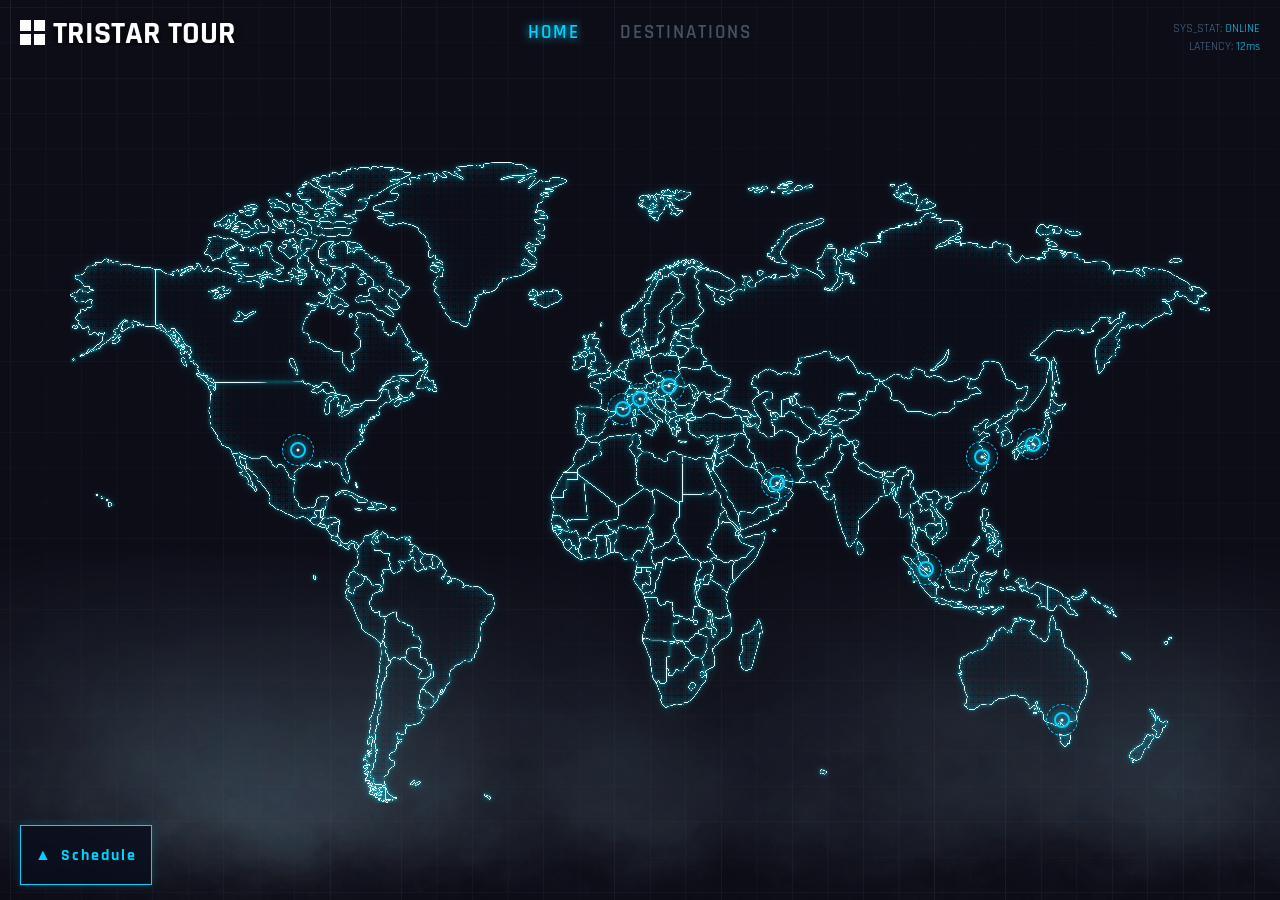
<file: index.html>
<!DOCTYPE html>
<html lang="zh-TW">
<head>
<meta charset="UTF-8">
<meta name="viewport" content="width=device-width, initial-scale=1.0">
<title>F1導航地圖</title>
<link href="https://fonts.googleapis.com/css2?family=Rajdhani:wght@400;600;700;900&display=swap" rel="stylesheet">
<script src="F1list2026.js"></script>

<style>
  :root {
    --race-card-height: 60px;
  }

  a {margin: 0;text-decoration:none;color: #fff;}
  
  body {
    margin: 0; 
    background-color: #0d0d17; 
    font-family: 'Rajdhani', sans-serif; 
    overflow: hidden;
    background-image: url(/img/bg01.png);
    background-position: top left;
    background-size: cover;
  }

  .top-nav { display: flex; justify-content: center; gap: 40px; padding: 20px 0; font-size: 1.2rem; font-weight: 600; letter-spacing: 2px; z-index: 10; position: relative; }
  .nav-item { color: #445363; cursor: pointer; transition: 0.3s; }
  .nav-item:hover, .nav-item.active { color: #00d2ff; text-shadow: 0 0 8px #00d2ff; }

  .telemetry { position: absolute; font-size: 0.75rem; color: #4a6b8c; line-height: 1.5; z-index: 5; pointer-events: none; }
  .telemetry span { color: #00d2ff; }
  .top-right { top: 20px; right: 20px; text-align: right; }

  /* ==========================================
     3D 空間與圖層設定
  ========================================== */
  .map-container {
    width: 100vw; height: calc(100vh - 65px);
    display: flex; justify-content: center; align-items: center;
    position: relative;
    perspective: 1200px; /* 攝影機透視深度 */
    overflow: hidden
  }

  .map-wrapper {
    position: relative; 
    width: 90%; max-width: 1140px; aspect-ratio: 16 / 9;
    transform-style: preserve-3d;
    transition: transform 1s cubic-bezier(0.25, 1, 0.5, 1);
  }

  /* 粒子層： Z = 5px，創造「螢幕內部」的微距景深，偏移量極小 */
  #particleCanvas {
    width: 100%; height: 100%; display: block;
    position: absolute; top: 0; left: 0;
    transform: translateZ(-5px);
    pointer-events:none;
  }

  #logo-ani{
    display: flex;
    position: fixed;
    top: 20px;
    left: 20px;
    width: 250px;
    height: 25px;
    z-index: 20;
    cursor: pointer;
    transition: 0.3s;
  }

  #logo-ani-poly{
    position: relative;
    height: 25px;
    width: 25px;
    flex-grow: 0;
    z-index: 10;

    & span:nth-child(1){
      display: block;
      position: absolute;
      width: 11px;
      height: 11px;
      left: 0;
      top: 0;
      background-color: #fff;
      transition: 0.66s cubic-bezier(0.07, 0.48, 0.52, 1.0);
    }

    & span:nth-child(2){
      display: block;
      position: absolute;
      width: 11px;
      height: 11px;
      right: 0;
      top: 0;
      background-color: #fff;
      transition: 0.66s cubic-bezier(0.07, 0.48, 0.52, 1.0);
    }

    & span:nth-child(3){
      display: block;
      position: absolute;
      width: 11px;
      height: 11px;
      right: 0;
      bottom: 0;
      background-color: #fff;
      transition: 0.66s cubic-bezier(0.07, 0.48, 0.52, 1.0);
    }

    & span:nth-child(4){
      display: block;
      position: absolute;
      width: 11px;
      height: 11px;
      left: 0;
      bottom: 0;
      background-color: #fff;
      transition: 0.66s cubic-bezier(0.07, 0.48, 0.52, 1.0);
    }

  }

  #logo-ani-name{
    height: 100%;
    position: relative;
    line-height: 1rem;
    color: #fff;
    flex-grow: 1;
    overflow: clip;
    margin-left: 0.5rem;
    z-index: 20;

    & h3:nth-child(1){
      position: absolute;
      top: 50%;
      transform: translateY(-45%);
      margin: 0;
      transition: 0.66s cubic-bezier(0.07, 0.48, 0.52, 1.04);
      font-size: 2rem;
      filter: drop-shadow(0px 2px 4px #000);
    }
    & h3:nth-child(2){
      position: absolute;
      top: 150%;
      left: 5%;
      transform: translateY(-40%);
      margin: 0;
      transition: 0.66s cubic-bezier(0.07, 0.48, 0.52, 1.04);
      font-size: 1.5rem;
      font-weight: 700;
      opacity: 0;
    }
  }

  /*LOGO動畫*/
  #logo-ani:hover  {

    & #logo-ani-name h3:nth-child(1) { top: -150%; }
    & #logo-ani-name h3:nth-child(2) { top: 50%; opacity: 1;}

    & #logo-ani-poly span{
      /*border-radius: 2rem;*/
      
    }

    & #logo-ani-poly span:nth-child(1){
      top: 0;
      left: 100%;
      width: 200px;
      height: 120%;
      background-color: #f09000;
    }

    & #logo-ani-poly span:nth-child(2){
      top: -20%;
      right: 5px;
      height: 10px;
      width: 10px;
      background-color: #fff;
    }

    & #logo-ani-poly span:nth-child(3){
      bottom: -5px;
      right: -5px;
      height: 10px;
      width: 10px;
      background-color: #fff;
    }

    & #logo-ani-poly span:nth-child(4){
      bottom: 0;
      left: 100%;
      width: 200px;
      height: 120%;
      background-color: #f09000;
    }
  }

  

  /* MAP線條層 */
  #baseMapCanvas {
    width: 100%; height: 100%; display: block;
    position: absolute; top: 0; left: 0;
    transform: translateZ(0);
    opacity: 1; /* 稍微透明一點，增加層次感 */
    pointer-events:none;
  }

  /* ==========================================
     MAP標記點：分層雷達鎖定 (核心正向，外圈貼地)
  ========================================== */
  
  /* 1. 容器本身：不翻轉，負責定位並貼齊地圖平面 */
  .race-pin {
    position: absolute; 
    width: 16px; 
    height: 16px;
    transform: translate(-50%, -50%); 
    cursor: pointer; 
    z-index: 20; 
    transform-style: preserve-3d;
  }

  .race-pin.active{
    z-index: 21;
  }

  /* 2. 外圍虛線雷達圈 */
  .pin-radar {
    position: absolute;
    top: -8px; left: -8px; right: -8px; bottom: -8px;
    border: 1px dashed #00d2ff; 
    border-radius: 50%;
    animation: radarScan 6s linear infinite;
    pointer-events: none;
  }

  /* 3. 正向層：實心藍框*/
  .pin-core {
    position: absolute;
    top: 0; left: 0;
    width: 100%; height: 100%;
    border: 2px solid #00d2ff; 
    border-radius: 50%;
    box-sizing: border-box;
    transform: rotateX(0deg); /* 預設為平視 */
    box-shadow: 0 0 10px rgba(0, 210, 255, 0.6), inset 0 0 8px rgba(0, 210, 255, 0.4);
    transition: transform 0.3s cubic-bezier(0.25, 1, 0.5, 1), border-color 0.3s, box-shadow 0.3s;
  }

  /* 核心中心白點 */
  .pin-core::before {
    content: '';
    position: absolute;
    top: 50%; left: 50%;
    transform: translate(-50%, -50%);
    width: 3px; height: 3px;
    background-color: #fff;
    border-radius: 50%;
    box-shadow: 0 0 8px #fff;
  }

  .race-pin:hover .pin-core {
    border-color: #ffe508;
    box-shadow: 0 0 15px rgba(255, 229, 8, 0.8), inset 0 0 10px rgba(255, 229, 8, 0.6);
  }
  .race-pin:hover .pin-radar {
    border-color: #ffe508;
    animation-duration: 4s; /* 點擊後掃描加快 */
  }

  /* 點擊後的 Active 狀態：變成醒目的黃色 */
  .race-pin.active .pin-core {
    border-color: #ffe508;
    box-shadow: 0 0 15px rgba(255, 229, 8, 0.8), inset 0 0 10px rgba(255, 229, 8, 0.6);
  }
  .race-pin.active .pin-radar {
    border-color: #ffe508;
    animation-duration: 4s; /* 點擊後掃描加快 */
  }

  /* 專屬雷達掃描動畫 */
  @keyframes radarScan {
    0% { transform: rotateZ(0deg) scale(0.7); opacity: 0.8; }
    50% { transform: rotateZ(180deg) scale(0.7); opacity: 0.3; }
    100% { transform: rotateZ(360deg) scale(0.7); opacity: 0.8; }
  }

  /*MAP游標懸浮標籤*/
  .pin-label {
    position: absolute; 
    bottom: 20px; 
    left: 50%; 
    transform: translate(-50%, 0px) rotateX(0deg);
    transform-origin: bottom center; 
    
    background: rgba(12, 18, 28, 0.95);
    /* 底層微弱的靜態邊框 */
    box-shadow: inset 0 0 0 1px rgb(178 253 255 / 30%);
    color: #fff; font-size: 0.85rem; font-weight: 700; letter-spacing: 1px;
    padding: 6px 18px; white-space: nowrap;
    opacity: 0; 
    pointer-events: none; 
    z-index: 1;

    transition: all 0.2s cubic-bezier(0.25, 1, 0.5, 1);
  }

  .pin-label::before,.pin-label::after {
    content: ''; 
    position: absolute;
    /* inset: 讓動態線條稍微擴張，包在原本的按鈕外圍 */
    inset: 0px;
    z-index: -1;
    
    /* 設定動態線條的顏色與粗細 (2px) */
    box-shadow: inset 0 0 0 1px #00ffff;
    animation: clipBorder 4s linear infinite;
  }

  /* 讓第二條線延遲一半的動畫時間，形成對角對稱追逐 */
  .pin-label::before {
    animation-delay: -2s;
  }



  @keyframes clipBorder {
    0%, 100% { clip-path: inset(0 0 calc(100% - 2px) 0); } /* 上邊線 */
    25%      { clip-path: inset(0 calc(100% - 2px) 0 0); } /* 左邊線 */
    50%      { clip-path: inset(calc(100% - 2px) 0 0 0); } /* 下邊線 */
    75%      { clip-path: inset(0 0 0 calc(100% - 2px)); } /* 右邊線 */
  }
  
  .race-pin:hover .pin-label {
    opacity: 1; 
    bottom: 28px; 
    text-shadow: 0 0 5px #00ffff;
  }

  .race-pin.active .pin-label {
    opacity: 1; 
    bottom: 28px; 
    background: rgba(0, 0, 0, 0.90);
  }

  @keyframes pulse {
    0% { width: 13px; height: 13px; opacity: 1; }
    100% { width: 49px; height: 49px; opacity: 0; }
  }

  .race-pin.active .tooltip { opacity: 1; bottom: 35px; pointer-events: auto; }
  .race-pin.dimmed { opacity: 0.3; }

  /* ==========================================
     粒子煙霧畫布
    ========================================== */
  #fogCanvas {
    position: absolute;
    bottom: 0; left: 0;
    width: 100%; 
    height: 40vh; /* 佔據螢幕底部 40% 的空間 */
    pointer-events: none; /* 絕對不能擋住滑鼠點擊 */
    z-index: -5;
    
    /* 遮罩：讓畫布頂部的邊緣自然淡出 */
    -webkit-mask-image: linear-gradient(to top, rgba(0,0,0,1) 20%, rgba(0,0,0,0) 100%);
    mask-image: linear-gradient(to top, rgba(0,0,0,1) 20%, rgba(0,0,0,0) 100%);
  }

  /* ==========================================
     面板反轉修正
  ========================================== */
  .tooltip {
    position: absolute; bottom: 25px; left: 50%; 
    /* 保持面板立起迎向鏡頭 */
    transform: translateX(-50%) rotateX(-45deg);
    transform-origin: bottom center;
    width: 280px; background: rgba(12, 18, 28, 0.95);
    border: 1px solid #00d2ff; border-radius: 6px; overflow: hidden;
    opacity: 0; pointer-events: none; transition: all 0.4s cubic-bezier(0.25, 1, 0.5, 1);
    box-shadow: 0 15px 35px rgba(0,0,0,0.8); z-index: 30;
  }

  /* ==========================================
     右側滑入資訊面板 (Side Panel)
  ========================================== */
  .side-panel {
    display: flex; 
    flex-direction: column;
    position: fixed; 
    top: 0; 
    right: -450px; /* 預設藏在畫面右側外面 */
    width: 400px; 
    max-width: 100dvw;
    height: 100dvh;
    z-index: 99; 
    transition: right 0.6s cubic-bezier(0.25, 1, 0.5, 1);
  }

  .side-panel::after{
    content: "";
    position: absolute;
    width: 100%;
    height: 100%;
    backdrop-filter: blur(5px);
    background-color: rgb(0 0 0 / 75%);
  }

  /* 當面板被加上 active class 時，滑入畫面 */
  .side-panel.active { right: 0; }

  .side-panel-outbox{
    position: absolute;
    z-index: 99;
    min-height: 100vh;
  }

  .panel-close {
    position: absolute;
    display: flex;
    top: 5px;
    right: 5px;
    width: 35px;
    height: 35px;
    color: #ffffff96;
    font-size: 1.25rem;
    cursor: pointer;
    z-index: 10;
    transition: 0.3s;
    background-color: #5b5b5bbf;
    border-radius: 100%;
    border: 1px solid #929292;
    justify-content: center;
    align-items: center;
  }
  .panel-close:hover { color: #ffffff; background-color: #ffffff4f;}

  .panel-img { 
    width: 100%;
    height: 225px;
    background-size: cover; 
    background-position: center; 
  }
  .panel-content { padding: 20px; }
  .panel-title { 
    font-size: 2.2rem; 
    font-weight: 700; 
    color: #fff;
     margin: 0 0 5px 0; 
     text-shadow: 0 0 8px #00d2ff; 
  }
  .panel-date { 
    font-size: 1.1rem; 
    color: #00ffff; 
    font-weight: 600; 
    margin-bottom: 25px; 
    letter-spacing: 1px; 
  }
  .panel-desc { 
    font-size: 1rem;
    font-weight: normal;
    color: #a0b0c0;
    line-height: 1.6;
    margin-bottom: 30px;
    letter-spacing: 0.2px;
  }
  
  .panel-btn {
    display: flex;
    align-items: center;
    justify-content: center;
    position: relative;
    width: 100%; 
    padding: 15px;  
    border: 1px solid #4d4d4d80;
    color: #697887cf; 
    font-family: 'Rajdhani', sans-serif; 
    font-size: 1.3rem; 
    font-weight: 600;
    cursor: pointer; 
    transition: 0.3s; 
    letter-spacing: 1px;
    border-radius: 3px;
    background-color: transparent;
  }

  .panel-btn:hover {     
    background-color: rgb(93 130 149 / 20%);
    color: #fff;
    letter-spacing: 5px;
  }

  .panel-btn:after {
    content: "";
    position: absolute;
    left: .75rem;
    width: 1rem;
    height: 55%;
    background-color: #00ffff;
    -webkit-clip-path: polygon(0 0, 25% 0, 25% 100%, 0 100%);
    clip-path: polygon(0 0, 25% 0, 25% 100%, 0 100%);
    transition: transform .2s ease, -webkit-clip-path .2s ease;
    transition: clip-path .2s ease, transform .2s ease;
    transition: clip-path .2s ease, transform .2s ease, -webkit-clip-path .2s ease;
  }

  .panel-btn:hover:after {  
    -webkit-clip-path: polygon(0 20%, 100% 50%, 0 80%, 0 80%);
    clip-path: polygon(0 20%, 100% 50%, 0 80%, 0 80%);
    transform: translateX(.575rem);
  }


  .tooltip-img { 
    width: 100%; 
    height: 120px; 
    background-size: cover; 
    background-position: center; 
    border-bottom: 1px solid #1f2d40; 
  }
  .tooltip-content { padding: 15px; text-align: left; }
  .tooltip-title { font-size: 1.4rem; font-weight: 700; color: #fff; margin: 0 0 5px 0; text-shadow: 0 0 5px #00d2ff;}
  .tooltip-date { font-size: 0.95rem; color: #00ffff; font-weight: 600; margin-bottom: 10px; }
  .tooltip-desc { font-size: 0.9rem; color: #a0b0c0; line-height: 1.5; margin: 0; }

  /* ==========================================
     底部滑動抽屜與卡片清單
     ========================================== */
  .bottom-drawer {
    position: fixed;
    bottom: 0;
    left: 50%;
    /* 預設往下藏起來，只露出上面的按鈕高度 */
    transform: translateX(-50%) translateY(calc(100% - 40px)); 
    width: 100%;
    display: flex;
    flex-direction: column;
    align-items: center;
    z-index: 50;
    /* 順暢的滑出動畫 */
    transition: transform 0.4s cubic-bezier(0.25, 1, 0.5, 1);
    padding-bottom: 20px;
  }

  /* 當抽屜打開時的狀態 */
  .bottom-drawer.open {
    transform: translateX(-50%) translateY(0);
  }

  /* 開關按鈕設計 (科技感 HUD 風格) */
  .drawer-toggle-btn {
    background: rgba(10, 15, 30, 0.85);
    border: 1px solid rgba(0, 210, 255, 0.5);
    border-bottom: none;
    border-radius: 10px 10px 0 0;
    color: #00d2ff;
    font-family: 'Rajdhani', sans-serif;
    font-size: 1rem;
    font-weight: 700;
    letter-spacing: 2px;
    padding: 8px 30px;
    cursor: pointer;
    backdrop-filter: blur(5px);
    display: flex;
    align-items: center;
    gap: 10px;
    transition: all 0.3s;
    height: 40px; /* 對應上面隱藏的 40px */
  }
  .drawer-toggle-btn:hover {
    background: rgba(0, 210, 255, 0.2);
    box-shadow: 0 -5px 15px rgba(0, 210, 255, 0.3);
  }
  .drawer-icon {
    font-size: 0.8rem;
    transition: transform 0.3s;
  }
  /* 打開時，箭頭翻轉向下 */
  .bottom-drawer.open .drawer-icon {
    transform: rotate(180deg);
  }

  /* ==========================================
     底部賽事橫向滑動清單
     ========================================== */
  .bottom-expand-menu {
    --visible-count: 4;
    --race-card-gap: 8px;
    position: fixed;
    bottom: 5px;
    left: 20px;
    right: 20px;
    display: flex;
    align-items: center;
    gap: 10px;
    z-index: 50;
  }

  /* 開關按鈕：寬度固定，避免 open 時影響 expand-race-list 可視寬 */
  .expand-toggle-btn {
    flex: 0 0 auto;
    width: auto;
    background: rgba(10, 15, 30, 0.85);
    border: 1px solid rgba(0, 210, 255, 1);
    color: #00d2ff;
    font-family: 'Rajdhani', sans-serif;
    font-size: 1rem;
    font-weight: 700;
    letter-spacing: 2px;
    padding: 0 14px;
    cursor: pointer;
    backdrop-filter: blur(5px);
    display: flex;
    align-items: center;
    justify-content: center;
    gap: 8px;
    height: var(--race-card-height);
    box-shadow: 0 0 10px rgba(0, 210, 255, 0.2);
    white-space: nowrap;
    z-index: 2;
    overflow: hidden;
    transition: background-color 0.3s, box-shadow 0.3s, color 0.3s;
  }

  .expand-toggle-btn:hover {
    background: linear-gradient(to top, rgba(0, 217, 255, 0.3), transparent);
    box-shadow: 0 0 6px rgba(0, 210, 255, 0.5);
  }
  
  /* 開關箭頭動畫 */
  .btn-icon {
    flex: 0 0 auto;
    transition: transform 0.3s cubic-bezier(0.25, 1, 0.5, 1);
  }

  /* 打開時箭頭 */
  .bottom-expand-menu.open .btn-icon {
    transform: scaleY(-1); 
    color: #00e6ff;
  }

  .btn-text {
    transition: opacity 0.2s ease, transform 0.2s ease;
  }

  .bottom-expand-menu.open .btn-text {
    opacity: 0;
    transform: scale(0.92);
    pointer-events: none;
    display: none;
  }

  /* 核心動畫：卡片清單容器 (預設隱藏並縮短寬度) */
  .expand-race-list {
    flex: 1 1 0;
    width: 0;
    min-width: 0;
    visibility: hidden;
    overflow-x: auto;
    overflow-y: hidden;
    scroll-behavior: auto;
    scrollbar-width: none;
    cursor: grab;
    user-select: none;
    overflow-anchor: none;
  }

  /*打開狀態*/
  .bottom-expand-menu.open .expand-race-list {
    width: auto;
    visibility: visible;
  }

  .expand-race-list.is-dragging { cursor: grabbing; }

  .expand-race-list::-webkit-scrollbar { display: none; }

  /* ==========================================
     🌟 底部容器 (防閃爍 + 滑鼠拖曳完整版)
     ========================================== */
  .bottom-race-list {
    position: fixed;
    bottom: 20px;
    left: 50%;
    transform: translateX(-50%);
    width: 95%;          
    max-width: 1200px;   
    display: flex;
    gap: 15px;           
    overflow-x: auto;
    padding: 10px;
    z-index: 50;
    scroll-behavior: smooth;
    -ms-overflow-style: none;  
    scrollbar-width: none;  
    cursor: grab; /* 滑鼠游標變成抓取手勢 */
    
    /* 🚀 核心：關閉瀏覽器的自動滾動錨定，防止無限循環時畫面閃爍跳動 */
    overflow-anchor: none; 
  }
  .bottom-race-list:active {
    cursor: grabbing; 
  }
  .bottom-race-list::-webkit-scrollbar {
    display: none; 
  }

  /* 獨立卡片設計 */
  .race-list-track {
    display: flex;
    gap: var(--race-card-gap);
    width: max-content;
    min-width: max-content;
    padding: 10px 0;
    box-sizing: border-box;
    visibility: hidden;
  }

  .expand-race-list.is-ready .race-list-track {
    visibility: visible;
  }

  .race-list-track > .race-card {
    box-sizing: border-box;
    flex: 0 0 auto;
    width: auto;
    min-width: 0;
    max-width: none;
  }
  
  .race-card {
    height: 53px;
    background-color: #000;
    border: 1px solid rgba(0, 210, 255, 0.3);
    overflow: hidden;
    position: relative;
    cursor: pointer;
    transition: all 0.3s ease;
    display: flex;
    flex-direction: column;
    justify-content: flex-end;
  }
  .race-card,  .race-card.simplified, .race-list-track .race-card.loop-card {
    box-sizing: border-box;
  }

  .race-card-bg {
    position: absolute; top: 0; left: 0; width: 100%; height: 100%;
    background-size: cover; background-position: center;
    opacity: 0.5; transition: opacity 0.3s; z-index: 1;
  }

  .race-card:hover .race-card-bg, .race-card.active .race-card-bg { opacity: 0.8; }
  .race-card-info {
    position: relative;
    z-index: 2;
    padding: 0;
    background: transparent;
    overflow: hidden;
  }
  .race-card-title {
    color: #fff;
    font-size: 0.95rem; /* 稍微縮小文字 */
    font-weight: 700;
    white-space: nowrap;
    overflow: hidden;
    text-overflow: ellipsis;
    text-shadow: 0 2px 4px rgba(0,0,0,0.5);
  }
  .race-card-date { color: #00d2ff; font-size: 0.8rem; font-weight: 600; }

  .race-card.simplified {
    height: var(--race-card-height);    /* 高度拉出空間顯示賽道 */
    background-color: rgba(10, 15, 30, 0.5);
    border: 1px solid rgb(180 180 180 / 30%);
    display: flex;   
    flex-direction: column; /* 改回垂直排列 */
    justify-content: flex-end; /* 文字貼齊底部 */
    position: relative;
    cursor: pointer;
    transition: all 0.3s ease;
    overflow: hidden;
    backdrop-filter: blur(2px);
  }

  /* 卡片預設狀態：稍微往下、透明、縮小一點 */
  .expand-race-list .race-card {
    opacity: 0;
    will-change: opacity, filter, box-shadow;
  }

  .expand-race-list.is-ready .race-card {
    opacity: 1;
    transition:
      opacity 0.28s ease,
      transform 0.28s ease,
      filter 0.28s ease,
      box-shadow 0.28s ease,
      border-color 0.28s ease,
      background-color 0.28s ease;
  }


  /* 賽道圖背景 */
  .race-card.simplified .race-card-bg {
    position: absolute;
    top: 0; left: 0; width: 100%; height: 100%;
    /* 使用 contain 確保賽道圖完整顯示不被切掉 */
    background-size: contain; 
    /* 稍微把圖往上提，留空間給下面的文字 */
    background-position: center 20%; 
    background-repeat: no-repeat;
    opacity: 0.3; /* 設定半透明當作浮水印 */
    transition: all 0.3s ease;
    z-index: 1;
  }
  

  .race-card.simplified:hover .race-card-bg, 
  .race-card.simplified.active .race-card-bg {
    opacity: 0.9;
    transform: scale(1.15); /* 賽道圖微放大 */
    filter: drop-shadow(0 0 5px rgba(0, 210, 255, 0.8)); /* 加上藍色霓虹光暈 */
  }

  .race-card.simplified .race-card-info {
    position: relative;
    z-index: 2;
    padding: 8px 5px;
    /* 底部加入黑色漸層，確保白色字體不受背景圖干擾 */
    background: linear-gradient(to top, rgba(0,0,0,0.9), transparent); 
    text-align: center;
    width: 100%;
    box-sizing: border-box;
  }

  .race-card.simplified .race-card-title {
    color: #fff;
    font-size: 0.95rem;
    font-weight: 700;
    white-space: nowrap;
    overflow: hidden;
    text-overflow: ellipsis;
    text-shadow: 0 2px 4px rgba(0,0,0,1);
  }

  

  /* 卡片整體的懸浮與發光效果 */
  .race-card.simplified:hover, .race-card.simplified.active {
    border-color: #00d2ff;
    box-shadow: 0 0 3px rgba(0, 210, 255, 0.6);
  }

  .race-card.simplified:hover .race-card-info, .race-card.simplified.active .race-card-info{
    background: linear-gradient(to top, rgba(0, 217, 255, 0.3), transparent);
  } 
  

  /* 賽道圖容器 (靠左) */
  .race-card-track-container {
    flex: 0 0 60px;
    height: 100%;
    display: flex;
    align-items: center;
    justify-content: center;
    position: relative;
    z-index: 2;
  }

  /* 賽道圖片 */
  .race-card-track {
    max-width: 100%;
    max-height: 80%;
    object-fit: contain;
    filter: drop-shadow(0 0 5px rgba(0, 210, 255, 0.5)); /* 賽道本身自帶發光 */
    transition: transform 0.3s ease;
  }

  /* 手機版適應 */
@media (max-width: 768px) {
  :root {
    --race-card-height: 96px;
  }

  .bottom-expand-menu {
    left: 0;
    right: 0;
    bottom: 15px;
    padding: 0px;
    box-sizing: border-box;
    align-items: center;
    gap: 0;
  }

  .expand-toggle-btn {
    display: none;
  }

  .expand-race-list {
    width: 100%;
    min-width: 0;
    visibility: visible;
    overflow-x: auto;
    overflow-y: visible;
    padding: 18px 0 24px;
    scroll-snap-type: none;
    overscroll-behavior-x: contain;
    touch-action: pan-x;
    cursor: auto;
    -webkit-overflow-scrolling: touch;
  }

  .race-list-track {
    display: flex;
    align-items: center;
    gap: var(--race-card-gap);
    width: max-content;
    min-width: max-content;
    padding: 8px 0;
    box-sizing: border-box;
    gap: 0;
  }

  .race-list-track > .race-card,
  .race-list-track > .race-card.simplified,
  .race-list-track > .race-card.loop-card {
    flex: 0 0 auto;
    min-width: 0;
    max-width: none;
    box-sizing: border-box;
  }

  .race-card,
  .race-card.simplified {
    height: var(--race-card-height);
    transform-origin: center center;
    transition:
      transform 0.28s ease,
      opacity 0.28s ease,
      filter 0.28s ease,
      box-shadow 0.28s ease,
      border-color 0.28s ease,
      background-color 0.28s ease;
  }

  .race-card.simplified {
    border: 1px solid rgba(180, 180, 180, 0.24);
    background-color: rgba(10, 15, 30, 0.58);
    backdrop-filter: blur(3px);
  }

  .race-card .race-card-bg,
  .race-card.simplified .race-card-bg {
    opacity: 0.52;
    background-size: contain;
    background-position: center 20%;
    background-repeat: no-repeat;
    transition:
      opacity 0.28s ease,
      transform 0.28s ease,
      filter 0.28s ease;
  }

  .race-card .race-card-info,
  .race-card.simplified .race-card-info {
    position: relative;
    z-index: 2;
    padding: 10px 8px;
    background: linear-gradient(to top, rgba(0, 0, 0, 0.88), rgba(0, 0, 0, 0));
    text-align: center;
    box-sizing: border-box;
  }

  .race-card .race-card-title,
  .race-card.simplified .race-card-title {
    font-size: 1rem;
    font-weight: 700;
    line-height: 1.1;
    white-space: nowrap;
    overflow: hidden;
    text-overflow: ellipsis;
  }

  .race-card-date {
    font-size: 0.72rem;
  }

  /* 預設全部先當側卡 */
  .expand-race-list .race-card {
    transform: scale(0.88);
    opacity: 0.38;
    filter: brightness(0.45) saturate(0.7);
    z-index: 1;
  }

  .expand-race-list .race-card .race-card-info {
    background: linear-gradient(to top, rgba(0, 0, 0, 0.78), rgba(0, 0, 0, 0.08));
  }

  /* 中央 active 卡 */
  .expand-race-list .race-card.active,
  .expand-race-list .race-card.preview {
    transform: scale(.98);
    opacity: 1;
    filter: none;
    z-index: 3;
  }

  .expand-race-list .race-card.active .race-card-bg,
  .expand-race-list .race-card.preview .race-card-bg {
    opacity: 0.9;
    transform: scale(1.04);
    filter: drop-shadow(0 0 10px rgba(0, 210, 255, 0.45));
  }

  .expand-race-list .race-card.active .race-card-info,
  .expand-race-list .race-card.preview .race-card-info {
    background: linear-gradient(to top, rgba(0, 210, 255, 0.22), rgba(0, 0, 0, 0.15));
  }

  .race-card-track-container {
    flex: 0 0 45px;
  }

  .race-card-track {
    max-width: 100%;
    max-height: 80%;
  }
}
  

</style>
</head>
<body>

  <nav class="top-nav">
    <div class="nav-item active">HOME</div>
    <div class="nav-item">DESTINATIONS</div>
  </nav>
  <div id="logo-ani" onclick="window.location.href='https://www.tristar.com.tw/'">
    <div id="logo-ani-poly">
      <span></span>
      <span></span>
      <span></span>
      <span></span>
    </div>
    <div id="logo-ani-name">
      <h3>TRISTAR TOUR</h3>
      <h3>福泰旅遊</h3>
    </div>
  </div>
  <div class="telemetry top-right">SYS_STAT: <span>ONLINE</span><br>LATENCY: <span>12ms</span></div>

  <div class="map-container">
    
    <div class="map-wrapper" id="mapWrapper">
      <canvas id="particleCanvas"></canvas>
      <canvas id="baseMapCanvas"></canvas>
    </div>
    <canvas id="fogCanvas"></canvas>
  </div>
  

  <div class="side-panel" id="sidePanel">
    <div class="side-panel-outbox">
      <div class="panel-close" id="panelClose">✖</div>
      <div class="panel-img" id="panelImg"></div>
      <div class="panel-content">
        <h2 class="panel-title" id="panelTitle">TITLE</h2>
        <div class="panel-date" id="panelDate">DATE</div>
        <p class="panel-desc" id="panelDesc">DESC</p>
        <button class="panel-btn">VIEW DETAILS</button>
      </div>
    </div>
  </div>

  <div class="bottom-expand-menu" id="bottomExpandMenu">
    <button class="expand-toggle-btn" id="expandToggleBtn">
      <span class="btn-icon" id="expandBtnIcon">▲</span>
      <span class="btn-text">Schedule</span>
    </button>
    
    <div id="expandRaceList" class="expand-race-list">
      <div class="race-list-track">
        <!-- cards -->
      </div>
    </div>
  </div>

<script type="module" src="main.js"></script>
</body>
</html>
</file>
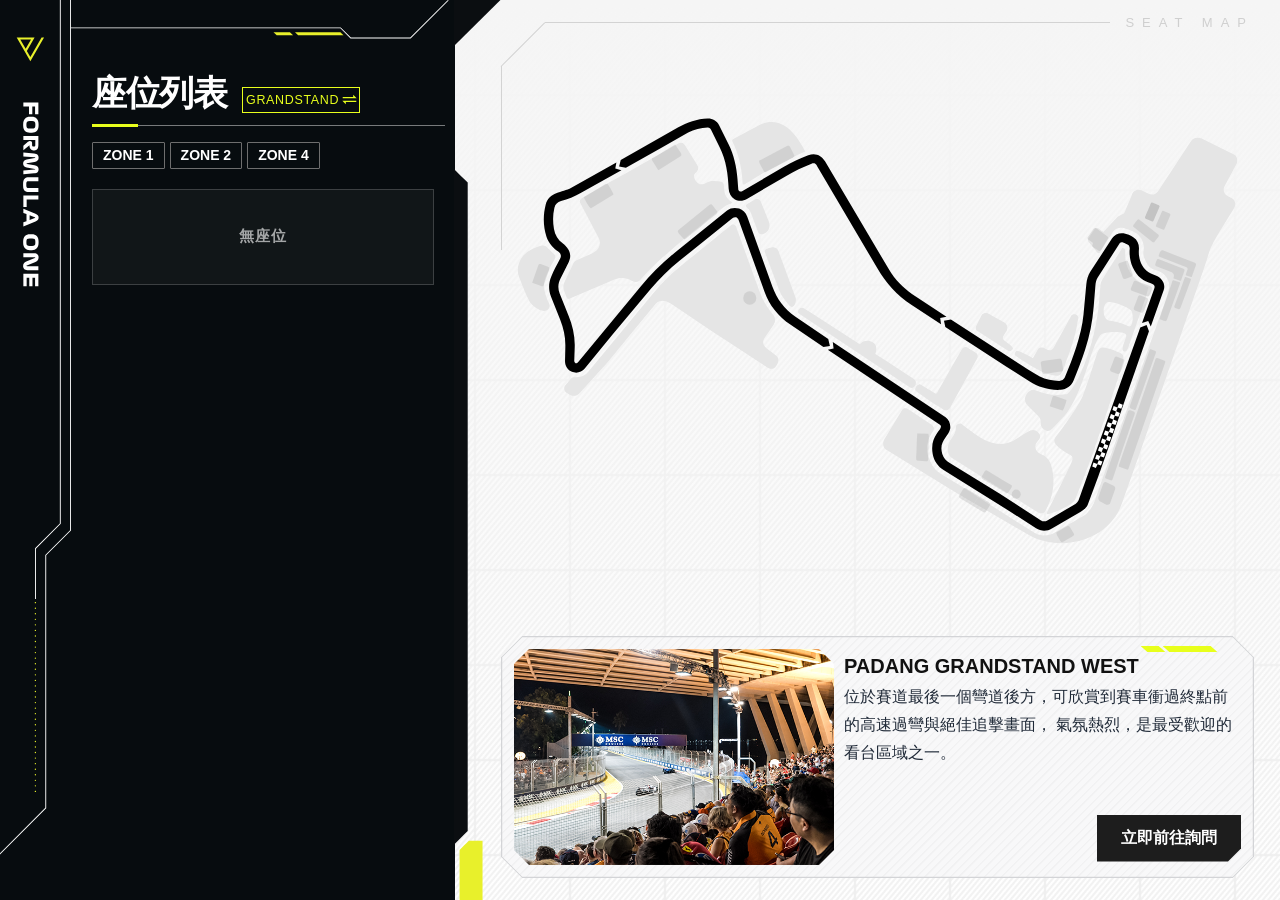
<file: seat-map/index.html>
<!DOCTYPE html>
<html lang="zh-Hant">
<head>
  <meta charset="UTF-8" />
  <meta name="viewport" content="width=device-width, initial-scale=1.0" />
  <title>Singapore F1 Seat Map Layout</title>
  <link rel="stylesheet" href="./css/main.css?var=2026051303" />
  <link rel="stylesheet" href="./css/mobile-map-zoom.css?var=20260512" />
</head>
<body>
  <main class="seat-page">
    <aside class="seat-sidebar">
      <!-- 左側固定圖樣：包含左側 FORMULA ONE 與左側垂直線條 -->
      <img
        class="sidebar-border-left"
        src="./assets/svg/stage-sidebar-border-left.svg"
        alt=""
        aria-hidden="true"
      />

      <!-- 上側固定線框：包含上方白線、右上斜角、黃色短線 -->
      <img class="sidebar-border-top" src="./assets/svg/stage-sidebar-border-top.svg" alt="" aria-hidden="true"/>

      <!-- 內容層：所有文字、按鈕、清單都正常 HTML 排版 -->
      <div class="sidebar-content">
        <header class="seat-heading">
          <div>
            <h1>座位列表 </h1>
            <button class="seat-category-toggle" type="button" data-category="grandstand">
              <span class="category-flip">
                <span class="category-face category-face--front">
                  Grandstand
                  <div class="icon_svg">
                    <img src="./assets/svg/icon_exchange.svg" alt="seat_exchange">
                  </div>
                </span>
                <span class="category-face category-face--back">
                  Hospitality
                  <div class="icon_svg">
                    <img src="./assets/svg/icon_exchange.svg" alt="seat_exchange">
                  </div>
                </span>
              </span>
              
            </button>
          </div>

        </header>

        <nav class="zone-nav" aria-label="Zone 篩選">
          <button class="zone-chip" type="button" data-zone="ZONE 1">ZONE 1</button>
          <button class="zone-chip" type="button" data-zone="ZONE 2">ZONE 2</button>
          <button class="zone-chip" type="button" data-zone="ZONE 3">ZONE 3</button>
          <button class="zone-chip" type="button" data-zone="ZONE 4">ZONE 4</button>
          <button class="zone-chip" type="button" data-zone="PADDOCK ZONE">PADDOCK ZONE</button>
        </nav>

        <section class="seat-list-wrap" aria-label="看台清單">
          <ul class="seat-list">
            <li class="seat-card is-active" style="--zone-color: #d923ff;">
              <div class="seat-card-photo">
                <img src="./assets/images/photo_grandstand.png" alt="" />
              </div>
              <div class="seat-card__content">
                <h2>PADANG GRANDSTAND WEST</h2>
                <span class="zone-badge">ZONE 1</span>
              </div>
            </li>

            <li class="seat-card" style="--zone-color: #d923ff;">
              <div class="seat-card-photo">
                <img src="./assets/images/photo_grandstand.png" alt="" />
              </div>
              <div class="seat-card__content">
                <h2>PADANG GRANDSTAND WEST</h2>
                <span class="zone-badge">ZONE 1</span>
              </div>
            </li>

            <li class="seat-card" style="--zone-color: #ff9f1a;">
              <div class="seat-card-photo">
                <img src="./assets/images/photo_grandstand.png" alt="" />
              </div>
              <div class="seat-card__content">
                <h2>PADANG GRANDSTAND WEST</h2>
                <span class="zone-badge">ZONE 2</span>
              </div>
            </li>

            <li class="seat-card" style="--zone-color: #ff9f1a;">
              <div class="seat-card-photo">
                <img src="./assets/images/photo_grandstand.png" alt="" />
              </div>
              <div class="seat-card__content">
                <h2>PADANG GRANDSTAND WEST</h2>
                <span class="zone-badge">ZONE 2</span>
              </div>
            </li>

            <li class="seat-card" style="--zone-color: #ff2d2d;">
              <div class="seat-card-photo">
                <img src="./assets/images/photo_grandstand.png" alt="" />
              </div>
              <div class="seat-card__content">
                <h2>PADANG GRANDSTAND WEST</h2>
                <span class="zone-badge">ZONE 3</span>
              </div>
            </li>

            <li class="seat-card" style="--zone-color: #2f80ed;">
              <div class="seat-card-photo">
                <img src="./assets/images/photo_grandstand.png" alt="" />
              </div>
              <div class="seat-card__content">
                <h2>PADANG GRANDSTAND WEST</h2>
                <span class="zone-badge">ZONE 4</span>
              </div>
            </li>
          </ul>
        </section>
      </div>
    </aside>

    <!-- 右側地圖區 -->
    <section class="seat-content">
      <section class="map-area">
        <div class="map-frame">
          <span class="map-corner-line map-corner-line--tl"></span>

          <div class="map-head">
            <span class="map-edge map-edge--top"></span>
            <span class="map-label">SEAT MAP</span>
          </div>

          <span class="map-edge map-edge--left"></span>

          <div class="map-svg-wrap">
            <div class="map-svg" data-svg-src="./assets/svg/singapore_f1_map.svg"></div>
          </div>

          <button class="map-help" type="button" aria-label="Help"><img src="./assets/svg/icon_info.svg" alt="info" /></button>
        </div>
      </section>

      <section class="info-bar">
        <div class="info-deco" aria-hidden="true"></div>

        <div class="info-image">
          <img src="./assets/images/photo_grandstand.png" alt="" />
        </div>

        <article class="info-copy">
          <h2>PADANG GRANDSTAND WEST</h2>
          <p>
            位於賽道最後一個彎道後方，可欣賞到賽車衝過終點前的高速過彎與絕佳追擊畫面，
            氣氛熱烈，是最受歡迎的看台區域之一。
          </p>
        </article>

        <div class="info-action">
          <button class="cta-button" type="button" onclick="location.href='https://lin.ee/gRnPXfq/'">立即前往詢問</button>
        </div>
      </section>
    </section>
  </main>

  <script src="./js/seat-list-fade.js"></script>
  <script type="module" src="./js/seat-map-app.js"></script>
  <script type="module" src="./js/seat-map-mobile-zoom.js"></script>
  <!--裝飾線寬度-->
  <script>
    (function () {
      function syncSidebarBorderTopPosition() {
        const sidebar = document.querySelector(".seat-sidebar");
        const leftBorder = document.querySelector(".sidebar-border-left");

        if (!sidebar || !leftBorder) return;
        
        const rect = leftBorder.getBoundingClientRect();
        const width = rect.width;

        if (!width) return;

        sidebar.style.setProperty(
          "--sidebar-border-left-real-w",
          `${width}px`
        );
      }

      window.addEventListener("load", syncSidebarBorderTopPosition);
      window.addEventListener("resize", syncSidebarBorderTopPosition);

      document.addEventListener("DOMContentLoaded", function () {
        syncSidebarBorderTopPosition();

        const leftBorder = document.querySelector(".sidebar-border-left");

        if (leftBorder) {
          leftBorder.addEventListener("load", syncSidebarBorderTopPosition);
        }
      });
    })();
  </script>
</body>
</html>
</file>
<file: seat-map/css/main.css>
/* =========================================================
   Singapore F1 Seat Map Layout
   左側線框改為 border.svg 底圖版
   對應 HTML：seat-map-layout-border-svg-html
   ========================================================= */

:root {
  --sidebar-w: 455px;
  --page-bg: #f4f6f8;
  --dark: #070c0f;
  --line-light: #cfd4db;
  --accent: #e8ff1c;
  --text: #111111;
}

* {
  box-sizing: border-box;
}

*:focus{
  outline: none;
}

html{
  margin: 0;
  background-color: var(--page-bg);
}
body {
  margin: 0;
  font-family: -apple-system, BlinkMacSystemFont, "Segoe UI", Roboto, "Noto Sans TC", sans-serif;
  color: var(--text);
  background: url(../assets/images/background-bg1.png);
  background-size: 95px;
}

button {
  font: inherit;
}

/* =========================
   Page shell
   ========================= */

.seat-page {
  height: 100svh;
  height: 100dvh;
  min-height: 0;
  display: grid;
  position: relative;
  overflow: hidden;
  grid-template-columns: var(--sidebar-w) minmax(0, 1fr);
  background: linear-gradient(0deg, rgb(245 245 245 / 0%), rgb(245 245 245 / 100%));
}

/* =========================
   Left sidebar
   border.svg 已包含： 左側品牌直欄/外框線/黃色短線
========================= */

.seat-sidebar {
  position: relative;
  width: var(--sidebar-w);
  height: 100%;
  background: var(--dark);
  color: #ffffff;
}

.seat-sidebar::after {
  content: "";
  position: absolute;
  top: 0;
  left: calc(100% - 1px);
  height: 100%;
  aspect-ratio: 56 / 1080;
  pointer-events: none;

  background-image: url("../assets/svg/stage-sidebar-decorative.svg");
  background-repeat: no-repeat;
}

.sidebar-border-left {
  position: absolute;
  pointer-events: none;
  z-index: 1;
  display: block;
  top: 0;
  left: 0;
  height: 95%;
  object-position: left top;
}

.sidebar-border-top {
  position: absolute;
  top: 0;
  left: calc(var(--sidebar-border-left-real-w) - 0.5px);
  object-fit: contain;
  object-position: left top;
  pointer-events: none;
  z-index: 1;
}

.sidebar-content {
  position: relative;
  z-index: 2;
  height: 100dvh;
  min-height: 0;
  display: grid;
  grid-template-rows: auto auto 1fr;

  /* 關鍵：避開 border.svg 左側 FORMULA ONE 與外框線 */
  padding: 74px 10px 34px 92px;
}

/* =========================
   Heading
   ========================= */

.seat-heading {
  position: relative;
  padding-bottom: 12px;
  border-bottom: 1px solid rgba(255, 255, 255, 0.45);
  margin-bottom: 1rem;
}

.seat-heading > div{
  display: flex;
  align-items: flex-end;
}

.seat-heading::after {
  content: "";
  position: absolute;
  left: 0;
  bottom: -2px;
  width: 46px;
  height: 3px;
  background: var(--accent);
}

.seat-heading h1 {
  margin: 0;
  font-size: 35px;
  margin-right: 16px;
  line-height: 1.1;
  font-weight: 900;
  letter-spacing: -0.04em;
}

.seat-category-toggle {
  position: relative;
  width: 118px;
  height: 26px;
  padding: 0;
  border: none;
  background: transparent;
  color: #fff;
  cursor: pointer;
  perspective: 800px;
  overflow: hidden;
  transition: 0.3s;

  &:hover {
    background: #aeff511f;
    box-shadow: 0 0 14px -2px #9fff5175, inset 0 0 0 1px #9fff5175;
  }
}

.category-flip {
  position: relative;
  display: block;
  width: 100%;
  height: 100%;
  transform-style: preserve-3d;
  transition: transform 0.45s ease;
}

.category-face {
  position: absolute;
  inset: 0;
  display: grid;
  place-items: center;
  grid-auto-flow: column;
  justify-content: space-evenly;

  backface-visibility: hidden;
  font-size: 12.5px;
  font-weight: 400;
  text-transform: uppercase;
  color: var(--accent);
  border: 1px solid var(--accent);
  letter-spacing: .04rem;
}

.category-face > .icon_svg{
  width: 15px;
  aspect-ratio: 1 / 1;
  line-height: 0;

  
}

.category-face--back {
  transform: rotateX(180deg);
}

.seat-category-toggle.is-hospitality .category-flip {
  transform: rotateX(180deg);
}
/* =========================
   Zone nav
   ========================= */

.zone-nav {
  display: flex;
  align-items: flex-start;
  flex-wrap: wrap;
  gap: 5px;
  overflow-y: auto;
  padding-bottom: 4px;
}

.zone-nav::-webkit-scrollbar {
  height: 0;
}

.zone-chip {
  flex: 0 0 auto;
  height: 27px;
  border: 1px solid rgb(110, 110, 110);
  border-radius: 1px;
  background: transparent;
  color: #ffffff;
  padding: 0 10px;
  font-size: 14px;
  font-weight: 600;
  cursor: pointer;

  &:hover {
    background: #b4b4b428;
  }
}

.zone-chip.is-active {
  color: var(--accent);
  background: #e8ff1c1f;
  border-color: #e8ff1cb5;
}

/* =========================
   Seat list
   ========================= */

.seat-list-wrap {
  position: relative;
  min-height: 0;
  overflow: hidden;
}

.seat-list {
  height: 100%;
  overflow-y: auto;
  overflow-x: hidden;
  padding-bottom: 18px;
  padding-right: 11px;
  padding-left: 0;
}

/* 底部黑色漸層提示 */
.seat-list-wrap::after {
  content: "";
  position: absolute;
  left: 0;
  right: 5px;
  bottom: -15px;
  height: 120px;
  pointer-events: none;
  z-index: 5;
  background: linear-gradient(
    to bottom,
    rgba(7, 12, 15, 0) 0%,
    rgba(7, 12, 15, 0.72) 46%,
    rgba(7, 12, 15, 1) 100%
  );
  opacity: 0;
  transition: opacity 0.2s ease;
}

/* 還有內容可以往下捲時才顯示 */
.seat-list-wrap.has-more::after {
  opacity: 1;
}

.seat-list::-webkit-scrollbar {
  width: 3px;
  height: 4px;
}

.seat-list::-webkit-scrollbar-thumb {
  border-radius: 999px;
  background: rgba(255, 255, 255, 0.35);
}

.seat-card {
  --zone-color: #d923ff;
  position: relative;
  min-height: 74px;
  display: grid;
  grid-template-columns: 104px minmax(0, 1fr);
  gap: 6px;
  align-items: center;
  padding: 5px;
  border: 1px solid rgba(255, 255, 255, 0.23);
  background: linear-gradient(90deg, rgb(0 0 0), rgb(0 0 0));
  overflow: hidden;
  margin-bottom: 10px;
  transition: transform 0.33s;
  cursor: pointer;
}

.seat-card:hover{
  background: linear-gradient(320deg, rgb(26 28 37) 0%, rgb(0 0 0) 100%);
  transform: translateX(5px);
  border-color: #5c5c5c;
}

.seat-card.is-active {
  border-color: var(--accent);
  background: linear-gradient(320deg, rgb(53, 54, 8) 0%, rgb(0 0 0) 40%);
}

@keyframes seatCardEnter {
  from {
    opacity: 0;
    transform: translateX(-14px);
  }

  to {
    opacity: 1;
    transform: translateX(0);
  }
}

.seat-card.is-entering {
  animation: seatCardEnter 0.3s ease both;
  animation-delay: calc(var(--card-index, 0) * 30ms);
}

.seat-card.is-hidden {
  display: none;
}

.seat-card.is-dim {
  opacity: 0.3;
}

.seat-card-photo{
  height: 100%;
  width: 100%;
}

.seat-card-photo img {
  width: 100%;
  height: 100%;
  object-fit: cover;
}

.seat-card__content {
  display: grid;
  padding: 0px 5px;
  min-height: 58px;
  align-content: space-between;
}

.seat-card h2 {
  margin: 5px 0;
  color: #ffffff;
  font-size: 16px;
  line-height: 1.25;
  font-weight: 500;
  text-transform: uppercase;
}

/* 左側座位列表沒有內容時的提示 */
.seat-list-empty {
  min-height: 96px;
  display: grid;
  place-items: center;
  padding: 18px 12px;
  border: 1px solid rgba(255, 255, 255, 0.18);
  color: rgba(255, 255, 255, 0.62);
  background: rgba(255, 255, 255, 0.04);
  font-size: 15px;
  font-weight: 700;
  letter-spacing: 0.08em;
}

.seat-list-empty[hidden] {
  display: none;
}

.zone-badge {
  justify-self: end;
  min-width: 76px;
  text-align: center;
  color: var(--zone-color);
  border: 1px solid var(--zone-color);
  border-radius: 999px;
  padding: 4px 8px;
  font-size: 13px;
  line-height: 1;
  font-weight: 500;
  margin: 5px 0;
}

/* =========================
   Right content
   ========================= */

.seat-content {
  min-width: 0;
  height: 100%;
  padding: 22px 26px 22px 46px;
  display: grid;
  grid-template-rows: minmax(0, 1fr) 242px;
  overflow: hidden;
}

.map-area {
  min-height: 0;
}

.map-frame {
  --cut: 44px;
  --line-color: #d3d3d3;

  position: relative;
  height: 100%;
  overflow: visible;
}

/* 上方線 + SEAT MAP */
.map-head {
  position: absolute;
  top: 0;
  left: var(--cut);
  right: 0;
  height: 24px;
  display: flex;
  align-items: center;
  gap: 15px;
  z-index: 4;
  pointer-events: none;
  transform: translateY(-50%);
}

/* 45度左上斜線 */
.map-corner-line--tl {
  position: absolute;
  left: 0;
  top: var(--cut);
  width: calc(var(--cut) * 1.4142);
  height: 1px;
  background: var(--line-color);
  transform: rotate(-45deg);
  transform-origin: left center;
  z-index: 3;
  pointer-events: none;
}

/* 上邊線：從斜角結束後開始往右延伸 */
.map-edge--top {
  position: static;
  flex: 1 1 auto;
  height: 1px;
  background: var(--line-color);
}

/* 左邊線：從斜角結束後往下延伸 */
.map-edge--left {
  position: absolute;
  left: 0;
  top: var(--cut);
  bottom: 0;
  width: 1px;
  height: 30%;
  background: var(--line-color);
  z-index: 3;
  pointer-events: none;
}


/* 右上文字：貼在線段尾端 */
.map-label {
  position: static;
  flex: 0 0 auto;
  color: #cfcfcf;
  font-size: 13px;
  line-height: 1;
  letter-spacing: 0.5rem;
  white-space: nowrap;
}

.map-svg-wrap {
  position: absolute;
  inset: 0;
  display: flex;
  align-items: center;
  justify-content: center;
  z-index: 1;
}

.map-svg[data-svg-src] {
  width: min(100%, 1070px);
  height: 100%;
  display: flex;
  align-items: center;
  justify-content: center;
  pointer-events: auto;
}

.map-svg[data-svg-src] .map-svg__inline,
.map-svg[data-svg-src] svg {
  display: block;
  width: 100%;
  height: 100%;
  pointer-events: auto;
}

.map-seat-target {
  cursor: pointer;
  transition: opacity 0.25s ease, filter 0.25s ease;
  outline: none;
}

.map-seat-target.is-active,
.map-seat-target.is-active * {
  fill: var(--seat-color);
  opacity: 1;
}

.map-seat-target.is-clickable:not(.is-active):not(.is-dim),
.map-seat-target.is-clickable:not(.is-active):not(.is-dim) * {
  fill: var(--seat-filter-color) !important;
  opacity: 1;
}

.map-zone-target.is-zone-active,
.map-zone-target.is-zone-active * {
  fill: var(--zone-color) !important;
  opacity: 0.45;
}

.map-seat-target.is-zone-active:not(.is-active):not(.is-dim) {
  opacity: 0.45;
}

.map-seat-target.is-disabled {
  opacity: 0.28;
  cursor: default;
  pointer-events: none;
  filter: none !important;
}

.map-seat-target.is-disabled * {
  cursor: default;
  pointer-events: none;
}

.map-help {
  display: none;
  position: absolute;
  right: 0px;
  bottom: 13px;
  width: 38px;
  height: 38px;
  line-height: 1rem;
  border: 0;
  border-radius: 5px;
  background: rgba(255, 255, 255);
  color: #aaa;
  z-index: 2;
  box-shadow: 0px 0px 6px 2px #c0c0c070;
  cursor: pointer;
}

.info-bar {
  --info-cut: 21px;
  --info-border: #d3d4d7;
  --info-bg: rgba(255, 255, 255, 0.85);

  position: relative;
  min-height: 210px;
  display: grid;
  grid-template-columns: 320px minmax(0, 1fr);
  grid-template-rows: minmax(0, 1fr) 54px;
  gap: 10px;
  align-items: stretch;
  padding: 13px;

  border: 0;
  overflow: hidden;

  clip-path: polygon(
    var(--info-cut) 0,
    calc(100% - var(--info-cut)) 0,
    100% var(--info-cut),
    100% calc(100% - var(--info-cut)),
    calc(100% - var(--info-cut)) 100%,
    var(--info-cut) 100%,
    0 calc(100% - var(--info-cut)),
    0 var(--info-cut)
  );
}

/* 外框線 */
.info-bar::before {
  content: "";
  position: absolute;
  inset: 0;
  z-index: 0;
  pointer-events: none;
  background: var(--info-border);

  clip-path: polygon(
    var(--info-cut) 0,
    calc(100% - var(--info-cut)) 0,
    100% var(--info-cut),
    100% calc(100% - var(--info-cut)),
    calc(100% - var(--info-cut)) 100%,
    var(--info-cut) 100%,
    0 calc(100% - var(--info-cut)),
    0 var(--info-cut)
  );
}

/* 內層背景：縮 1px，留下外框 */
.info-bar::after {
  content: "";
  position: absolute;
  inset: 1.25px;
  z-index: 0;
  pointer-events: none;
  background:repeating-linear-gradient( 135deg,rgba(0, 0, 0, 0.026) 0 1px,transparent 2px 6px),var(--info-bg);
  clip-path: polygon(
    calc(var(--info-cut) - 1px) 0,
    calc(100% - var(--info-cut) + 1px) 0,
    100% calc(var(--info-cut) - 1px),
    100% calc(100% - var(--info-cut) + 1px),
    calc(100% - var(--info-cut) + 1px) 100%,
    calc(var(--info-cut) - 1px) 100%,
    0 calc(100% - var(--info-cut) + 1px),
    0 calc(var(--info-cut) - 1px)
  );
}

.info-deco {
  position: absolute;
  top: 10px;
  right: 40px;
  width: 64px;
  z-index: 3;
}

.info-deco::before,
.info-deco::after {
  content: "";
  position: absolute;
  top: 0;
  height: 6px;
  background: var(--accent);
  transform: skewX(48deg);
}

.info-deco::before {
  right: 52px;
  width: 18px;
}

.info-deco::after {
  right: 0;
  width: 48px;
}

/* 內容要蓋在背景上 */
.info-image,
.info-copy,
.info-action{
  position: relative;
  z-index: 2;
}

.info-image {
  --info-img-cut: 15px;
  grid-column: 1;
  grid-row: 1 / 3;
  position: relative;
  z-index: 2;
  width: 100%;
  aspect-ratio: 6 / 4;

  clip-path: polygon(
    var(--info-img-cut) 0,
    calc(100% - var(--info-img-cut)) 0,
    100% var(--info-img-cut),
    100% calc(100% - var(--info-img-cut)),
    calc(100% - var(--info-img-cut)) 100%,
    var(--info-img-cut) 100%,
    0 calc(100% - var(--info-img-cut)),
    0 var(--info-img-cut)
  );
}

.info-image img {
  display: block;
  width: 100%;
  height: 100%;
  object-fit: cover;
}

.info-copy {
  grid-column: 2;
  grid-row: 1;
  position: relative;
  z-index: 2;
  align-self: start;
  height: 100%;
  overflow: auto;
}

.info-copy h2 {
  margin: 0.3rem 0;
  font-size: 20px;
  line-height: 1.2;
  font-weight: 900;
  text-transform: uppercase;
}

.info-copy p {
  margin: 0;
  max-width: 100%;
  color: #1f2937;
  font-size: 16px;
  line-height: 1.75;
  font-weight: 500;
}

.info-action {
  grid-column: 2;
  grid-row: 2;
  position: relative;
  z-index: 2;
  justify-self: end;
  align-self: center; 
}

.cta-button {
  border: 0;
  background: #1d1d1d;
  color: #ffffff;
  padding: 13px 24px;
  font-size: 16px;
  font-weight: 700;
  cursor: default;
  white-space: nowrap;
  cursor: pointer;
  clip-path: polygon(
    0% 0%,
    100% 0%,
    100% calc(100% - 13px),
    calc(100% - 13px) 100%,
    0 100%
  );
  
  &:hover{
    background: #303030;
  }
}

/* =========================
   RWD
   ========================= */

@media (max-width: 1199px) {
  :root {
    --sidebar-w: 355px;
  }

  .sidebar-content {
    padding: 65px 15px 25px 65px;
  }

  .seat-card {
    grid-template-columns: 83px minmax(0, 1fr);
  }

  .seat-content {
    grid-template-rows: 1fr auto;
    padding: 18px 15px 18px 30px;
  }

  .info-bar {
    grid-template-columns: 260px 1fr;
  }

  .sidebar-border-left{
    height:75%;
  }

  .info-copy {
    max-height: 265px;
  }
}

@media (max-width: 1024px) {

  .info-deco{
    position: absolute;
  }

  .info-bar {
    grid-template-columns: 3fr 2fr;
    grid-template-rows: auto auto;
    column-gap: 10px;
  }

  .info-image {
    grid-column: 1;
    grid-row: 1;
    max-height: 185px;
  }

  .info-copy {
    grid-column: 1 / 3;
    grid-row: 2;
    max-height: 265px;
    overflow: auto;
  }

  .info-action {
    grid-column: 1 / 3;
    grid-row: 3;
    justify-self: center;
    width: 100%;
  }

  .cta-button{
    width: 100%;
  }
}

@media (max-width: 768px) {
  .seat-page{
    height: 100svh;
    grid-template-columns: 1fr;
  }

  .seat-sidebar {
    display: block;
    height: 50%;
    width: 100%;
    bottom: 0;
    position: absolute;
    z-index: 100;
    transition: transform 0.28s ease, opacity 0.2s ease;
    will-change: transform, opacity;
  }

   .seat-page.is-seat-list-closed .seat-sidebar {
    transform: translateY(calc(100% + 40px));
    opacity: 0;
    pointer-events: none;
  }

  .seat-page.is-seat-list-open .seat-sidebar {
    transform: translateY(0);
    opacity: 1;
    pointer-events: auto;
  }

  .sidebar-border-top{
    display: none;
  }

  .sidebar-border-left{
    display: none;
  }

  .sidebar-content {
    height: 100%;
    padding: 15px 15px 6px 15px;
  }

  .zone-nav{
    padding-bottom: 10px;
  }

  .zone-chip{
    padding: 0 8px;
    flex: 1 0 0;
  }

  .seat-heading{
    margin-right: 0;
  }

  .seat-sidebar::after{
    background-image: url(../assets/svg/stage-sidebar-decorative-mob.svg);
    aspect-ratio: 200 / 32;
    width: 180px;
    height: auto;
    top: auto;
    left: 0;
    bottom: calc(100% - 0.5px);
  }

  .seat-card {
    grid-template-columns: 1fr;
    grid-template-rows: 98px auto;
    margin-bottom: 0px;
  }

  .seat-card:hover{
    transform:none;
  }

  .seat-card h2{
    font-size: 14px;
  }

  .seat-card__content{
    height: 100%;
  }

  @keyframes seatCardEnter {
    from {
      opacity: 0;
      transform: translateY(12px);
    }

    to {
      opacity: 1;
      transform: translateY(0);
    }
  }

  .seat-content {
    grid-template-rows: 1fr 1fr;
    padding: 16px;
    width: 100vw;
  }
  
  .seat-list {
    display: grid;
    grid-auto-flow: column;
    grid-auto-columns: 198px;
    overflow-x: auto;
    overflow-y: hidden;
    height: 100%;
    padding-bottom: 10px;
    padding-right: 0;
    margin: 0;
    column-gap: 10px;
  }

  .seat-list-wrap::after{
    display: none;
  }

  .seat-heading h1 {
    font-size: 30px;
  }

  .map-help {
    display: block;
  }

  .map-svg {
    position: relative;
    left: auto;
    top: auto;
    min-width: 320px;
  }

  .info-bar {
    grid-template-columns: 3fr 2fr;
    gap: 8px;
  }

  .info-image {
    grid-column: 1/3;
    grid-row: 1;
    max-height: 155px;
    max-width: 375px;
  }

  .cta-button {
    width: 100%;
  }
}
</file>
<file: seat-map/css/mobile-map-zoom.css>
/* =========================================================
   Mobile Map Zoom - Layout Safe Version
   ---------------------------------------------------------
   重點：
   - 不改 .map-svg / svg 的原本寬高
   - 不改 .map-svg-wrap 的高度
   - 不用 overflow scroll
   - 初始狀態維持原本整張地圖
   - 只在使用者縮放時套 transform
   ========================================================= */

@media (max-width: 768px) {
  html,
  body {
    min-height: 100%;
    margin: 0;
    overflow-x: hidden;
  }
  
  .map-svg-wrap {
    overflow: hidden;
    touch-action: none;
    overscroll-behavior: contain;
    user-select: none;
  }

  .map-svg-wrap svg.map-svg__inline,
  .map-svg-wrap svg {
    transform-origin: 0 0;
    will-change: transform;
  }

  .map-svg-wrap.is-map-zoomed {
    cursor: grab;
  }

  .map-svg-wrap.is-map-zoomed:active {
    cursor: grabbing;
  }

  .map-head {
    z-index: 20;
  }

  .map-help {
    z-index: 30;
  }
}
</file>
